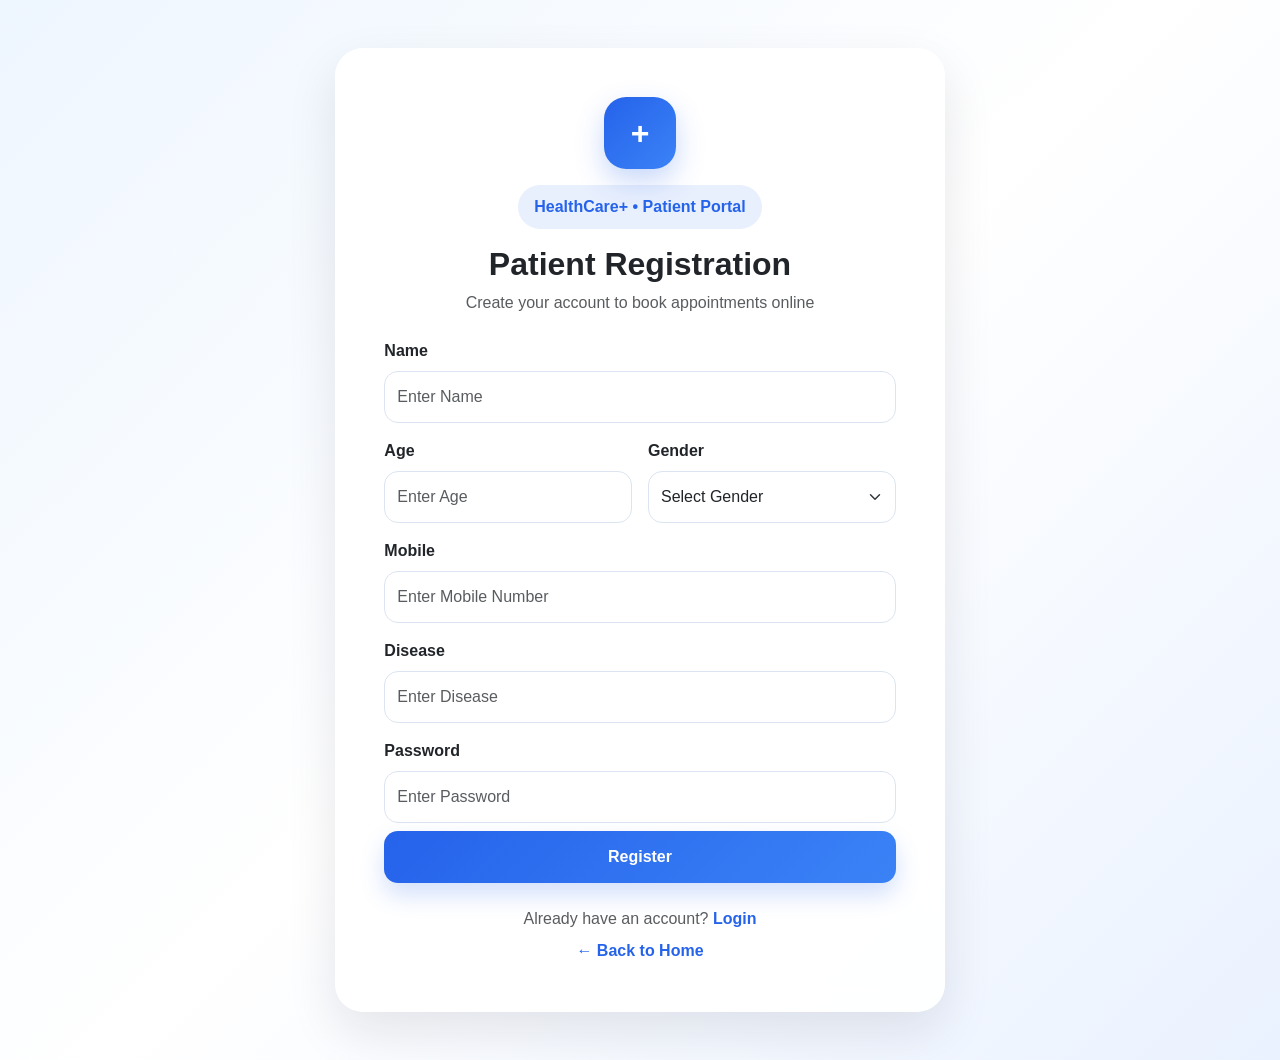
<file: src/main/webapp/patient-register.html>
<!DOCTYPE html>
<html lang="en">
<head>
    <meta charset="UTF-8">
    <meta name="viewport" content="width=device-width, initial-scale=1.0">
    <title>Patient Registration - Hospital Management System</title>

    <link href="https://cdn.jsdelivr.net/npm/bootstrap@5.3.0/dist/css/bootstrap.min.css" rel="stylesheet">

    <style>

        body{
            min-height:100vh;

            background:
            linear-gradient(135deg,#eef6ff 0%,#ffffff 50%,#eaf2ff 100%);

            font-family:Arial,sans-serif;

            display:flex;
            align-items:center;
        }

        .page-wrap{
            max-width:760px;
        }

        .brand-pill{
            display:inline-flex;
            align-items:center;
            gap:10px;

            padding:10px 16px;

            border-radius:999px;

            background:rgba(37,99,235,0.10);

            color:#2563eb;

            font-weight:700;
        }

        .card-shell{
            background:rgba(255,255,255,0.92);

            border:1px solid rgba(255,255,255,0.6);

            border-radius:28px;

            box-shadow:
            0 20px 50px rgba(15,23,42,0.10);

            backdrop-filter:blur(14px);
        }

        .icon-circle{

            width:72px;
            height:72px;

            border-radius:22px;

            display:flex;
            align-items:center;
            justify-content:center;

            margin:0 auto;

            background:
            linear-gradient(135deg,#2563eb,#3b82f6);

            color:#fff;

            font-size:32px;
            font-weight:700;

            box-shadow:
            0 12px 28px rgba(37,99,235,0.25);
        }

        .form-control,
        .form-select{

            height:52px;

            border-radius:14px;

            border:1px solid #dbe4f0;
        }

        .form-control:focus,
        .form-select:focus{

            border-color:#2563eb;

            box-shadow:
            0 0 0 0.2rem rgba(37,99,235,0.12);
        }

        .btn-gradient{

            height:52px;

            border:none;

            border-radius:14px;

            font-weight:700;

            color:#fff;

            background:
            linear-gradient(135deg,#2563eb,#3b82f6);

            box-shadow:
            0 12px 24px rgba(37,99,235,0.20);
        }

        .btn-gradient:hover{
            color:#fff;
            opacity:0.95;
        }

        .small-link{
            color:#2563eb;
            text-decoration:none;
            font-weight:600;
        }

        .small-link:hover{
            text-decoration:underline;
        }

    </style>

</head>

<body>

<div class="container page-wrap py-4 py-md-5">

    <div class="row justify-content-center">

        <div class="col-12 col-lg-10">

            <div class="card-shell p-4 p-md-5">

                <div class="text-center mb-4">

                    <div class="icon-circle mb-3">
                        +
                    </div>

                    <div class="brand-pill mb-3">
                        HealthCare+ • Patient Portal
                    </div>

                    <h2 class="fw-bold mb-2">
                        Patient Registration
                    </h2>

                    <p class="text-muted mb-0">
                        Create your account to book appointments online
                    </p>

                </div>

                <!-- MESSAGE BOX -->
                <div id="msgBox"></div>

                <form action="registerPatient" method="post">

                    <div class="row g-3">

                        <div class="col-12">

                            <label class="form-label fw-semibold">
                                Name
                            </label>

                            <input type="text"
                                   name="name"
                                   class="form-control"
                                   placeholder="Enter Name"
                                   required>

                        </div>

                        <div class="col-md-6">

                            <label class="form-label fw-semibold">
                                Age
                            </label>

                            <input type="number"
                                   name="age"
                                   class="form-control"
                                   placeholder="Enter Age"
                                   required>

                        </div>

                        <div class="col-md-6">

                            <label class="form-label fw-semibold">
                                Gender
                            </label>

                            <select name="gender"
                                    class="form-select"
                                    required>

                                <option value="">
                                    Select Gender
                                </option>

                                <option value="Male">
                                    Male
                                </option>

                                <option value="Female">
                                    Female
                                </option>

                                <option value="Other">
                                    Other
                                </option>

                            </select>

                        </div>

                        <div class="col-12">

                            <label class="form-label fw-semibold">
                                Mobile
                            </label>

                            <input type="text"
                                   name="mobile"
                                   class="form-control"
                                   placeholder="Enter Mobile Number"
                                   required>

                        </div>

                        <div class="col-12">

                            <label class="form-label fw-semibold">
                                Disease
                            </label>

                            <input type="text"
                                   name="disease"
                                   class="form-control"
                                   placeholder="Enter Disease"
                                   required>

                        </div>

                        <div class="col-12">

                            <label class="form-label fw-semibold">
                                Password
                            </label>

                            <input type="password"
                                   name="password"
                                   class="form-control"
                                   placeholder="Enter Password"
                                   required>

                        </div>

                        <div class="col-12 mt-2">

                            <button type="submit"
                                    class="btn btn-gradient w-100">

                                Register

                            </button>

                        </div>

                    </div>

                </form>

                <div class="text-center mt-4">

                    <p class="mb-2 text-muted">

                        Already have an account?

                        <a href="patient-login.html"
                           class="small-link">

                            Login

                        </a>

                    </p>

                    <a href="index.html"
                       class="small-link">

                        &larr; Back to Home

                    </a>

                </div>

            </div>

        </div>

    </div>

</div>

<script>

const params = new URLSearchParams(window.location.search);

const msgBox = document.getElementById("msgBox");

if(params.get("error") === "1"){

    msgBox.innerHTML = `
    
    <div class="alert alert-danger text-center fw-semibold mb-4"
         style="
         border-radius:14px;
         padding:16px;
         font-size:16px;
         ">
         
         Patient Registration Failed.
         Please check your details and try again.
         
    </div>
    
    `;
}

if(params.get("success") === "1"){

    msgBox.innerHTML = `
    
    <div class="alert alert-success text-center fw-semibold mb-4"
         style="
         border-radius:14px;
         padding:16px;
         font-size:16px;
         ">
         
         Registration Successful.
         Please login to continue.
         
    </div>
    
    `;
}

</script>

</body>
</html>
</file>
